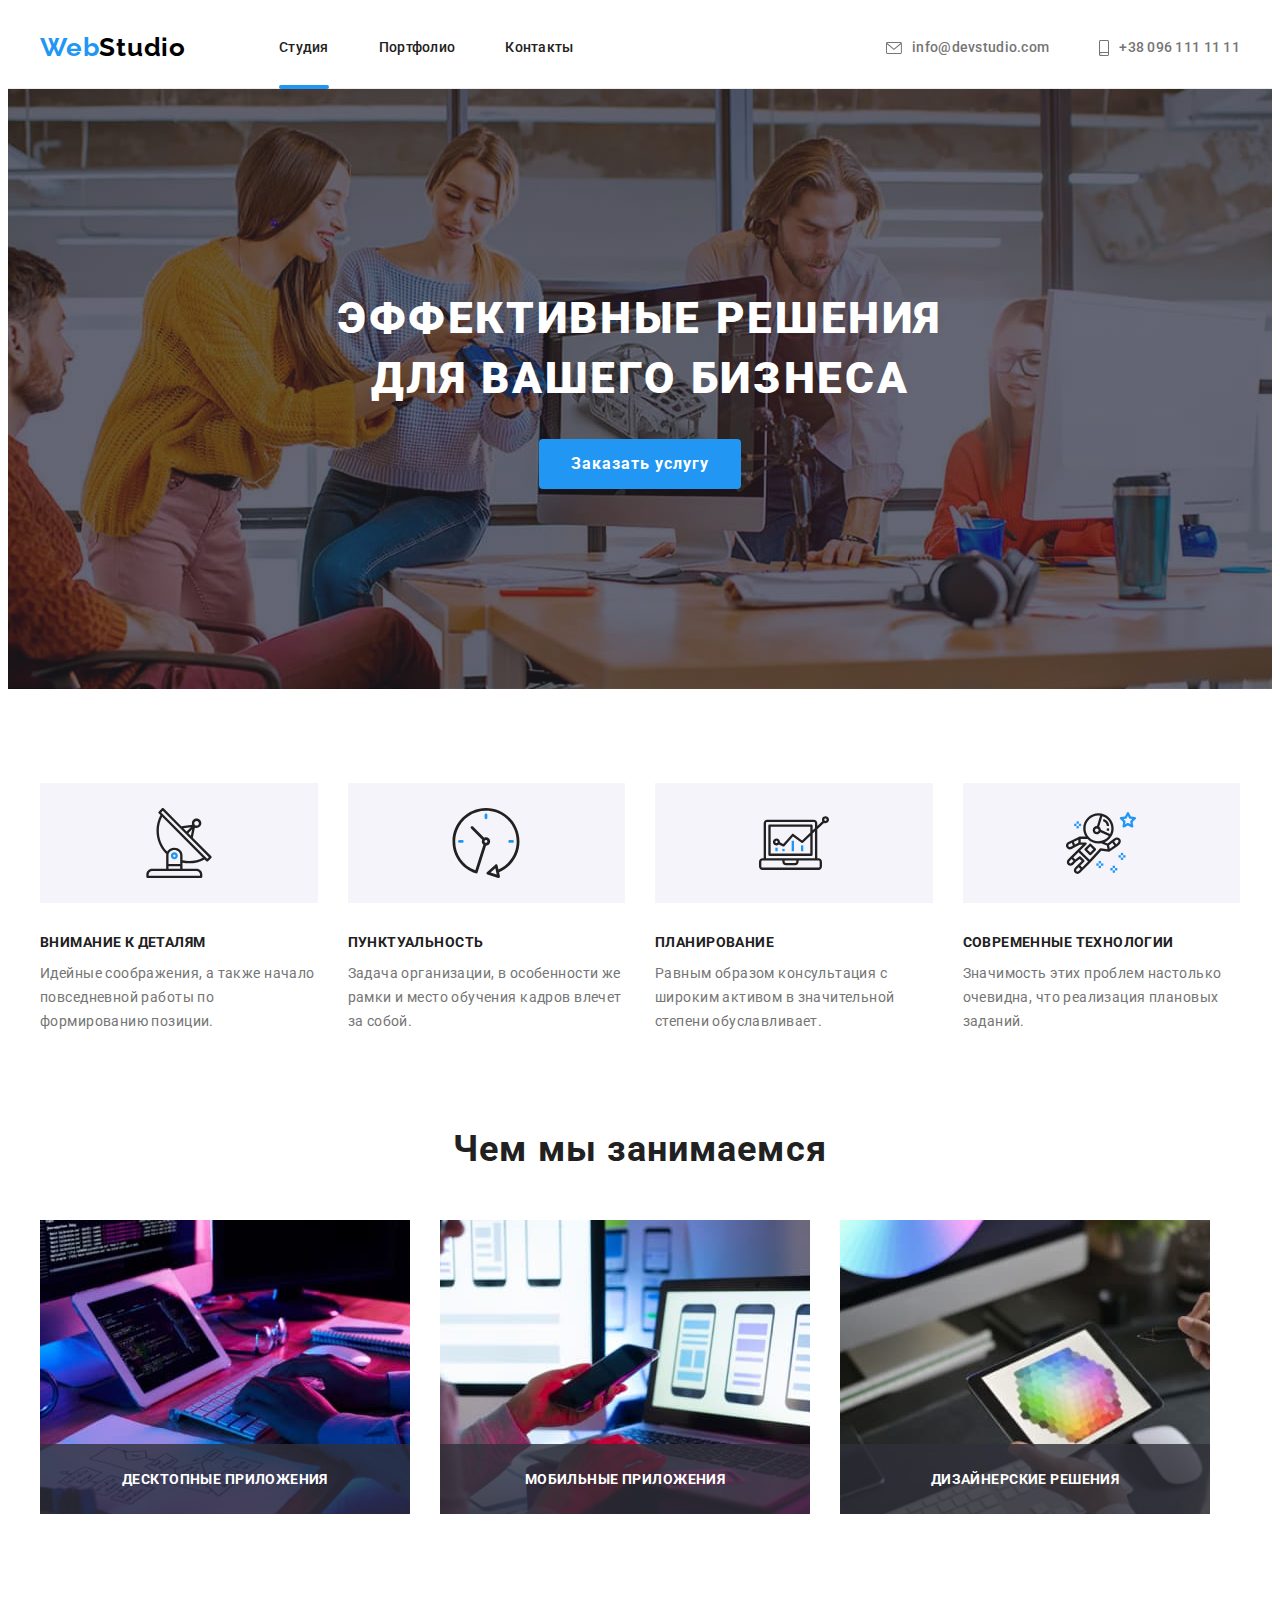
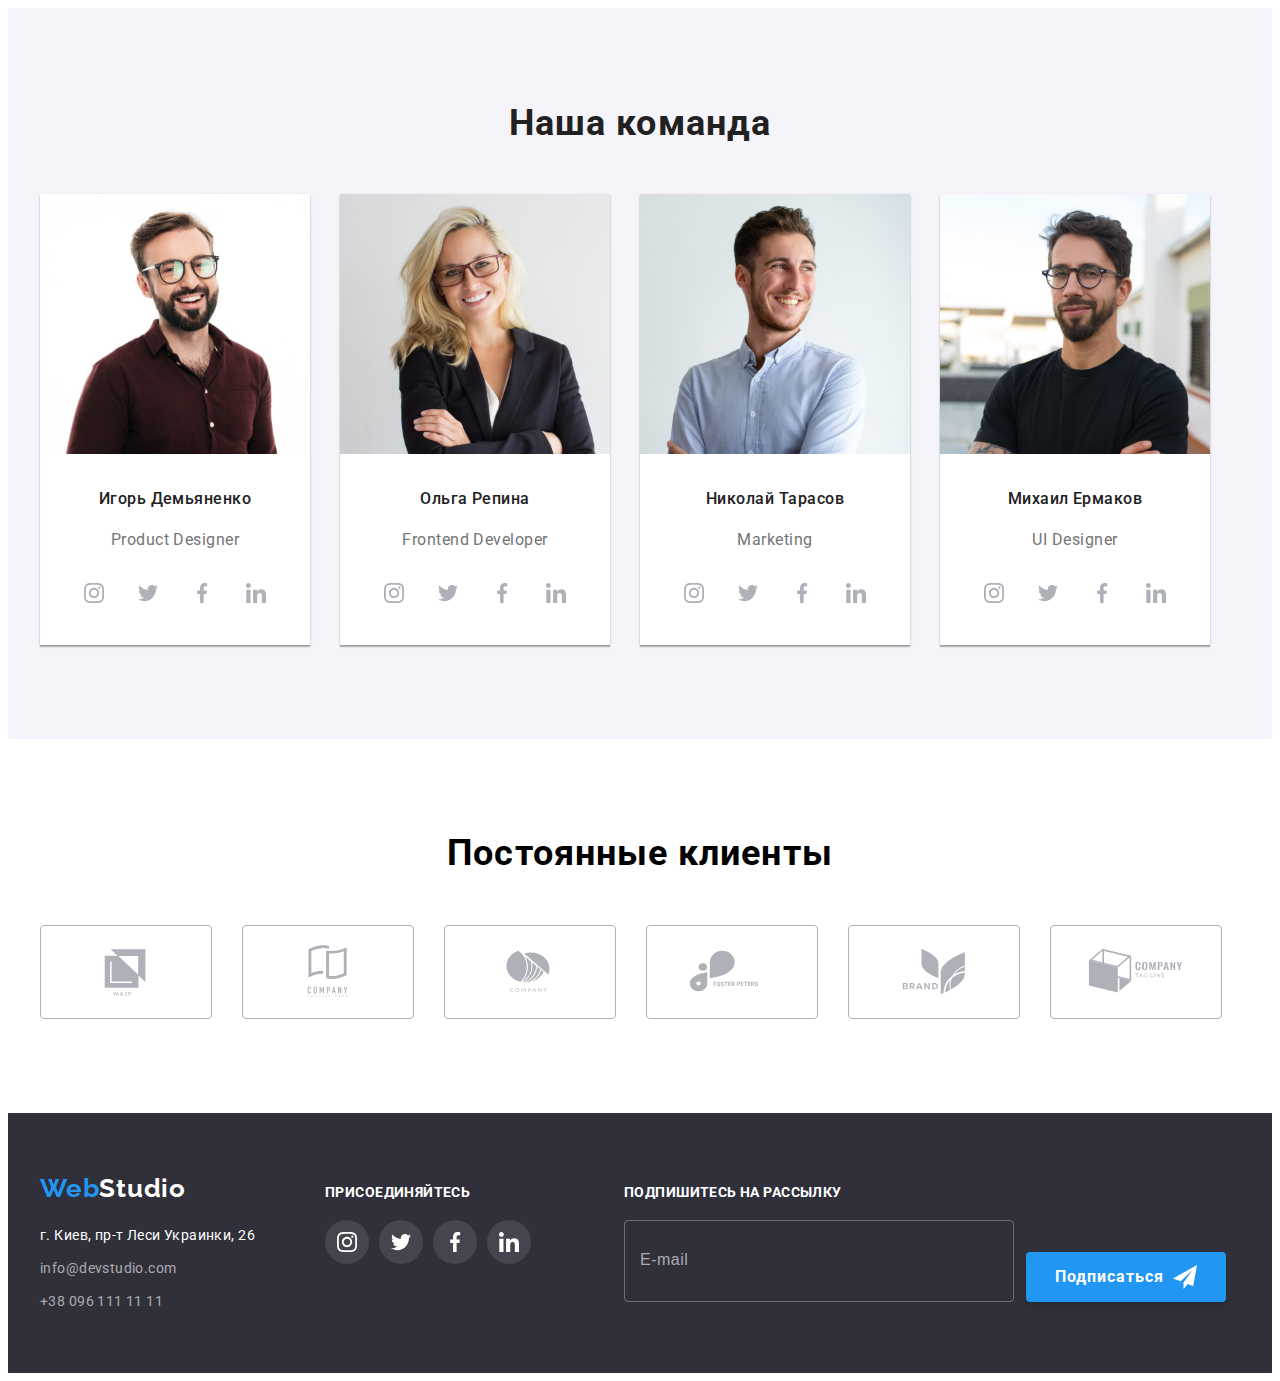
<file: index.html>
<!DOCTYPE html>
<html lang="ru">
<head>
    <meta charset="UTF-8">
    <meta http-equiv="X-UA-Compatible" content="IE=edge">
    <meta name="viewport" content="width=device-width, initial-scale=1.0">
    <title>Document</title>
    <link rel="preconnect" href="https://fonts.googleapis.com">
    <link rel="preconnect" href="https://fonts.gstatic.com" crossorigin>
    <link href="https://fonts.googleapis.com/css2?family=Raleway:wght@700&family=Roboto:wght@400;500;700;900&display=swap"
        rel="stylesheet">
    <link rel="stylesheet" href="https://cdnjs.cloudflare.com/ajax/libs/modern-normalize/1.1.0/modern-normalize.min.css"
        integrity="sha512-wpPYUAdjBVSE4KJnH1VR1HeZfpl1ub8YT/NKx4PuQ5NmX2tKuGu6U/JRp5y+Y8XG2tV+wKQpNHVUX03MfMFn9Q=="
        crossorigin="anonymous" referrerpolicy="no-referrer" />
    <link rel="stylesheet" href="./css/styles.css">

</head>
<body>
    <!-- Шапка-->
    <header class="header">
        <div class="container nav-container">
            <a href="./index.html" class="logo-header link"><span class="logo-web">Web</span><span
                    class="logo-studio">Studio</span></a>
            <!--Навигация-->
            <nav class="navigation">
                <ul class="header-list list">
                    <li class="header-item item"><a href="./index.html" class="header-link link navi-interactiv-line">Студия</a></li>
                    <li class="header-item item"><a href="./portfolio.html" class="header-link link">Портфолио</a></li>
                    <li class="header-item item"><a href="" class="header-link link">Контакты</a></li>
                </ul>
            </nav>
            <!--Контакты-->
            <ul class="header-contact-list list">
                <li class="contact-item item"> <a href="mailto:info@devstudio.com"
                        class="header-mail link"><svg class="heder-mail-svg" width="16" height="12">
                            <use href="./images/icons.svg#icon-envelope"></use>
                        </svg>info@devstudio.com</a></li>
                <li class="contact-item item">
                    
                    <a href="tel:+380961111111" class="header-tell link"><svg class="heder-tel-svg" width="10" height="16">
                        <use href="./images/icons.svg#icon-smartphone"></use>
                    </svg>+38 096 111 11 11</a>
                </li>
            </ul>
        </div>
    </header>

    <main>

        <!--Герой-->
        <section class="hero">
            <div class="container herro-container">
                <h1 class="hero-title">Эффективные решения для вашего бизнеса</h1>
                <button type="button" data-modal-open class="btn-hero">Заказать услугу</button>
            </div>
        </section>

        <!--Особенности-->
        <section class="peculiarities">
            <div class="container">
        <h2 class="peculiarites-title title fulse-title">Особенности</h2>
        <ul class="peculiarites-list list"> 
            <li class="peculiarity-item item">
                <div class="container-peculiarites-svg">
                <svg class="peculiarities-svg" width="70" height="70">
                    <use href="./images/icons.svg#icon-antenna"></use>
                </svg>
                </div>
                <h3 class="peculiarity-title">Внимание к деталям</h3>
                <p class="peculiarity-text">Идейные соображения, а также начало повседневной работы по формированию позиции.</p>
            </li>
            <li class="peculiarity-item item">
                <div class="container-peculiarites-svg">
                <svg class="peculiarities-svg" width="70" height="70">
                    <use href="./images/icons.svg#icon-clock" ></use>
                </svg>
                </div>
                <h3 class="peculiarity-title">Пунктуальность</h3>
                <p class="peculiarity-text">Задача организации, в особенности же рамки и место обучения кадров влечет за собой.</p>
            </li>
            <li class="peculiarity-item item">
                <div class="container-peculiarites-svg">
                <svg class="peculiarities-svg" width="70" height="70">
                    <use href="./images/icons.svg#icon-diagram" ></use>
                </svg>
                </div>
                <h3 class="peculiarity-title">Планирование</h3>
                <p class="peculiarity-text">Равным образом консультация с широким активом в значительной степени обуславливает.</p>
            </li>
            <li class="peculiarity-item item">
                <div class="container-peculiarites-svg">
                <svg class="peculiarities-svg" width="70" height="70">
                    <use href="./images/icons.svg#icon-astronaut"></use>
                </svg>
                </div>
                <h3 class="peculiarity-title">Современные технологии</h3>
                <p class="peculiarity-text">Значимость этих проблем настолько очевидна, что реализация плановых заданий.</p>
            </li>  
        </ul>
            </div>
        </section >

        <!--Чем занимается компания, + картинки -->
        <section class="about">
            <div class="container">
        <h2 class="about-title title about-team-title">Чем мы занимаемся</h2>
        <ul class="about-list list">
            <li class="about-item item">
            <div class="about-tumb">
                <img src="./images/box-1.jpg" alt="Разработка десктопных приложений" width="370" class="about-img"> 
                <div class="about-text-container">
                    <span class="about-text">Десктопные приложения</span>
                    </div>
                </div>
            </li>
            <li class="about-item item">
            <div class="about-tumb">
                <img src="./images/box-2.jpg" alt="Разработка мобильных приложений" width="370" class="about-img"> 
                <div class="about-text-container">
                    <span class="about-text">Мобильные приложения</span>
                    </div>
                </div>
            </li>
            <li class="about-item item">
            <div class="about-tumb">
                <img src="./images/box-3.jpg" alt="Работа с дизайном" width="370" class="about-img"> 
                <div class="about-text-container">
                    <span class="about-text">Дизайнерские решения</span>
                </div>
            </div>
            </li>
        </ul>
        </div>
        </section>

        <section class="team">
            <div class="container">
            <h2 class="team-title about-team-title">Наша команда</h2>
            <ul class="team-list list">
                <li class="item-teammate item">
                    <img src="./images/product-designerr.jpg" alt="Сотрудник Игорь" width="270" class="teammate-photo">
                <div class="card-team-container">
                    <h3 class="teammate-name">Игорь Демьяненко</h3>
                    <p class="teammate-profession">Product Designer</p>
                    <ul class="team-socials-list list">
                        <li class="team-socials-item">
                            <a href="" class="team-socials-link">
                                <svg class="team-socials-icon" width="20" height="20">
                                    <use href="./images/icons.svg#icon-instagram"></use>
                                </svg>
                            </a>
                        </li>
                        <li class="team-socials-item">
                            <a href="" class="team-socials-link">
                                <svg class="team-socials-icon" width="20" height="20">
                                    <use href="./images/icons.svg#icon-twiter"></use>
                                </svg></a>
                        </li>
                        <li class="team-socials-item">
                            <a href="" class="team-socials-link">
                                <svg class="team-socials-icon" width="20" height="20">
                                    <use href="./images/icons.svg#icon-facebook"></use>
                                </svg></a>
                        </li>
                        <li class="team-socials-item">
                            <a href="" class="team-socials-link">
                                <svg class="team-socials-icon" width="20" height="20">
                                    <use href="./images/icons.svg#icon-linkedin"></use>
                                </svg>
                            </a>
                        </li>
                    </ul>
                </div>
                </li>
                <li class="item-teammate item">
                    <img src="./images/frontend-developerr.jpg" alt="Сотрудник Ольга" width="270" class="teammate-photo">
                <div class="card-team-container">
                    <h3 class="teammate-name">Ольга Репина</h3>
                    <p class="teammate-profession">Frontend Developer</p>
                    <ul class="team-socials-list list">
                        <li class="team-socials-item">
                            <a href="" class="team-socials-link">
                                <svg class="team-socials-icon" width="20" height="20">
                                    <use href="./images/icons.svg#icon-instagram"></use>
                                </svg>
                            </a>
                        </li>
                        <li class="team-socials-item">
                            <a href="" class="team-socials-link">
                                <svg class="team-socials-icon" width="20" height="20">
                                    <use href="./images/icons.svg#icon-twiter"></use>
                                </svg></a>
                        </li>
                        <li class="team-socials-item">
                            <a href="" class="team-socials-link">
                                <svg class="team-socials-icon" width="20" height="20">
                                    <use href="./images/icons.svg#icon-facebook"></use>
                                </svg></a>
                        </li>
                        <li class="team-socials-item">
                            <a href="" class="team-socials-link">
                                <svg class="team-socials-icon" width="20" height="20">
                                    <use href="./images/icons.svg#icon-linkedin"></use>
                                </svg>
                            </a>
                        </li>
                    </ul>
                </div>
                </li>
                <li class="item-teammate item">
                    <img src="./images/marketingg.jpg" alt="Сотрудник Николай" width="270" class="teammate-photo">
                <div class="card-team-container">
                    <h3 class="teammate-name">Николай Тарасов</h3>
                    <p class="teammate-profession">Marketing</p>
                        <ul class="team-socials-list list">
                            <li class="team-socials-item">
                                <a href="" class="team-socials-link">
                                    <svg class="team-socials-icon" width="20" height="20">
                                        <use href="./images/icons.svg#icon-instagram"></use>
                                    </svg>
                                </a>
                            </li>
                            <li class="team-socials-item">
                                <a href="" class="team-socials-link">
                                    <svg class="team-socials-icon" width="20" height="20">
                                        <use href="./images/icons.svg#icon-twiter"></use>
                                    </svg></a>
                            </li>
                            <li class="team-socials-item">
                                <a href="" class="team-socials-link">
                                    <svg class="team-socials-icon" width="20" height="20">
                                        <use href="./images/icons.svg#icon-facebook"></use>
                                    </svg></a>
                            </li>
                            <li class="team-socials-item">
                                <a href="" class="team-socials-link">
                                    <svg class="team-socials-icon" width="20" height="20">
                                        <use href="./images/icons.svg#icon-linkedin"></use></svg>
                                </a>
                            </li>
                        </ul>
                </div>
                </li>
                <li class="item-teammate item">
                    <img src="./images/ui-designerr.jpg" alt="Сотрудник Михаил" width="270" class="teammate-photo">
                <div class="card-team-container">
                    <h3 class="teammate-name">Михаил Ермаков</h3>
                    <p class="teammate-profession">UI Designer</p>  
                        <ul class="team-socials-list list">
                            <li class="team-socials-item">
                                <a href="" class="team-socials-link">
                                    <svg class="team-socials-icon" width="20" height="20">
                                        <use href="./images/icons.svg#icon-instagram"></use>
                                    </svg>
                                </a>
                            </li>
                            <li class="team-socials-item">
                                <a href="" class="team-socials-link">
                                    <svg class="team-socials-icon" width="20" height="20">
                                        <use href="./images/icons.svg#icon-twiter"></use>
                                    </svg></a>
                            </li>
                            <li class="team-socials-item">
                                <a href="" class="team-socials-link">
                                    <svg class="team-socials-icon" width="20" height="20">
                                        <use href="./images/icons.svg#icon-facebook"></use>
                                    </svg></a>
                            </li>
                            <li class="team-socials-item">
                                <a href="" class="team-socials-link">
                                    <svg class="team-socials-icon" width="20" height="20">
                                        <use href="./images/icons.svg#icon-linkedin"></use>
                                    </svg>
                                </a>
                            </li>
                        </ul>
                </div>
                </li> 
            </ul>
            </div>
        </section>
        <section class="clients">
            <div class="container">
            <h2 class="clients-title">Постоянные клиенты</h2>
            <ul class="list clients-list">
                <li class="list clients-item">
                    <a href="" class="clients-link link">
                        <svg class="clients-icon" width="106" height="60">
                            <use href="images/icons.svg#icon-client-1-yaandco"></use>
                        </svg>
                    </a>
                </li>
                <li class="list clients-item">
                    <a href="" class="clients-link link">
                        <svg class="clients-icon" width="106" height="60">
                            <use href="images/icons.svg#icon-client-2-tigeline"></use>
                        </svg>
                    </a>
                </li>
                <li class="list clients-item">
                    <a href="" class="clients-link link">
                        <svg class="clients-icon" width="106" height="60">
                            <use href="images/icons.svg#icon-client-3-company"></use>
                        </svg>
                    </a>
                </li>
                <li class="list clients-item">
                    <a href="" class="clients-link link">
                        <svg class="clients-icon" width="106" height="60">
                            <use href="images/icons.svg#icon-client-4-foster"></use>
                        </svg>
                    </a>
                </li>
                <li class="list clients-item">
                    <a href="" class="clients-link link">
                        <svg class="clients-icon" width="106" height="60">
                            <use href="images/icons.svg#icon-client-5-brand"></use>
                        </svg>
                    </a>
                </li>
                <li class="list clients-item">
                    <a href="" class="clients-link link">
                        <svg class="clients-icon" width="106" height="60">
                            <use href="images/icons.svg#icon-client-6-line"></use>
                        </svg>
                    </a>
                </li>
            </ul>
            </div>
        </section>
    </main>

    <footer class="footer">
        <div class="container container-flex">
            <div class="container-link-footer">
            <a href="./index.html" class="logo-footer link"><span class="logo-web">Web</span><span
                    class="logo-studio-footer">Studio</span></a>
            <address class="address">г. Киев, пр-т Леси Украинки, 26</address>
            <ul class="footer-list list">
                <li class="footer-item item"><a href="mailto:info@devstudio.com"
                        class="footer-mail link">info@devstudio.com</a></li>
                <li class="footer-item item"><a href="tel:+380961111111" class="footer-tell link
                    ">+38 096 111 11 11</a></li>
            </ul>
            </div>
            <div class="container-social-footer">
                <h2 class="footer-social-title">присоединяйтесь</h2>
                    <ul class="list footer-social-list">
                        <li class="item footer-social-item">
                            <a href="" class="link link-social-footer">
                                <svg class="footer-social-icon" width="20" height="20">
                                    <use href="./images/icons.svg#icon-instagram"></use>
                                </svg>
                            </a>
                        </li>
                        <li class="item footer-social-item">
                            <a href="" class="link link-social-footer">
                                <svg class="footer-social-icon" width="20" height="20">
                                    <use href="./images/icons.svg#icon-twiter"></use>
                                </svg>
                            </a>
                        </li>
                        <li class="item footer-social-item">
                            <a href="" class="link link-social-footer">
                                <svg class="footer-social-icon" width="20" height="20">
                                    <use href="./images/icons.svg#icon-facebook"></use>
                                </svg>
                            </a>
                        </li>
                        <li class="item footer-social-item">
                            <a href="" class="link link-social-footer">
                                <svg class="footer-social-icon" width="20" height="20">
                                    <use href="./images/icons.svg#icon-linkedin"></use>
                                </svg>
                            </a>
                        </li>
                    </ul>
            </div>
            <div class="footer-form-container">
                <!-- <p class="footer-form-text">Подпишитесь на рассылку</p> -->
                <form class="footer-form">

                    <div class="footer-form-line">
                        <label for="mail-footer" class="footer-label">Подпишитесь на рассылку</label>
                        <input type="email" id="mail-footer" class="footer-input" placeholder="E-mail" name="user-mail" required>
                    </div>

                    <button type="submit" class="btn-footer-submit"> 
                    <div class="btn-footer-content">
                        Подписаться
                        <svg class="btn-footer-icon" width="24" height="24">
                            <use href="./images/icons.svg#icon-telegram"></use>
                        </svg>
                    </div>
                    </button>
                </form>

            </div>
        </div>
    </footer>

    <div data-modal class="backdrop is-hidden">
        <div class="modal">
            <button type="button" data-modal-close class="btn-modal-closs">
                <svg class="icon-close-svg" width="11" height="11">
                    <use href="images/icons.svg#icoicon-closse" class="icon-close"></use>
                </svg>
            </button>

            <form class="modal-form">
                <p class="modal-title">Оставьте свои данные, мы вам перезвоним</p>

                <label for="name" class="modal-label">Имя</label>
                <div class="inputs-box">
                <input type="text" id="name" class="modal-input" name="user-name" required>
                <svg class="form-svg-icon" width="18" height="18">
                    <use href="./images/icons.svg#icon-person-icon" ></use>
                </svg>
                </div>

                
                <label for="tel" class="modal-label">Телефон</label>
                <div class="inputs-box">
                <input type="tel" id="tel" class="modal-input" name="user-tel" required>
                <svg class="form-svg-icon" width="18" height="18">
                    <use href="./images/icons.svg#icon-phone-icon" ></use>
                </svg>
                </div>

                
                <label for="mail" class="modal-label">Почта</label>
                <div class="inputs-box">
                <input type="email" id="mail" class="modal-input" name="user-mail" required>
                <svg class="form-svg-icon" width="18" height="18">
                    <use href="./images/icons.svg#icon-email-icon" ></use>
                </svg>
                </div>

                <label for="coments" class="modal-label" >Коментарии</label>
                <textarea name="coments" id="coments" class="modal-coments" placeholder="Введите текст"></textarea>

                <div class="terms-cont">
                    <label for="terms-us" class="modal-label-terms">
                        <input type="checkbox" id="terms-us" class="modal-input-terms fulse-title" name="user-terms" value="agree" required>
                        <span class="modal-icon-checbox">
                            <svg class="icon-check" width="16" height="15">
                                <use href="./images/icons.svg#icon-check" ></use>
                            </svg>
                            </span>
                        Соглашаюсь с рассылкой и принимаю<a href="" target="_blank" class="terms-user-link">Условия договора</a>
                    </label>
                </div>

                <button type="submit" class="btn-submit-modal">Отправить</button>

            </form>
        </div>
    </div>
    <script src="./js/modal.js"></script>
</body>
</html>
</file>
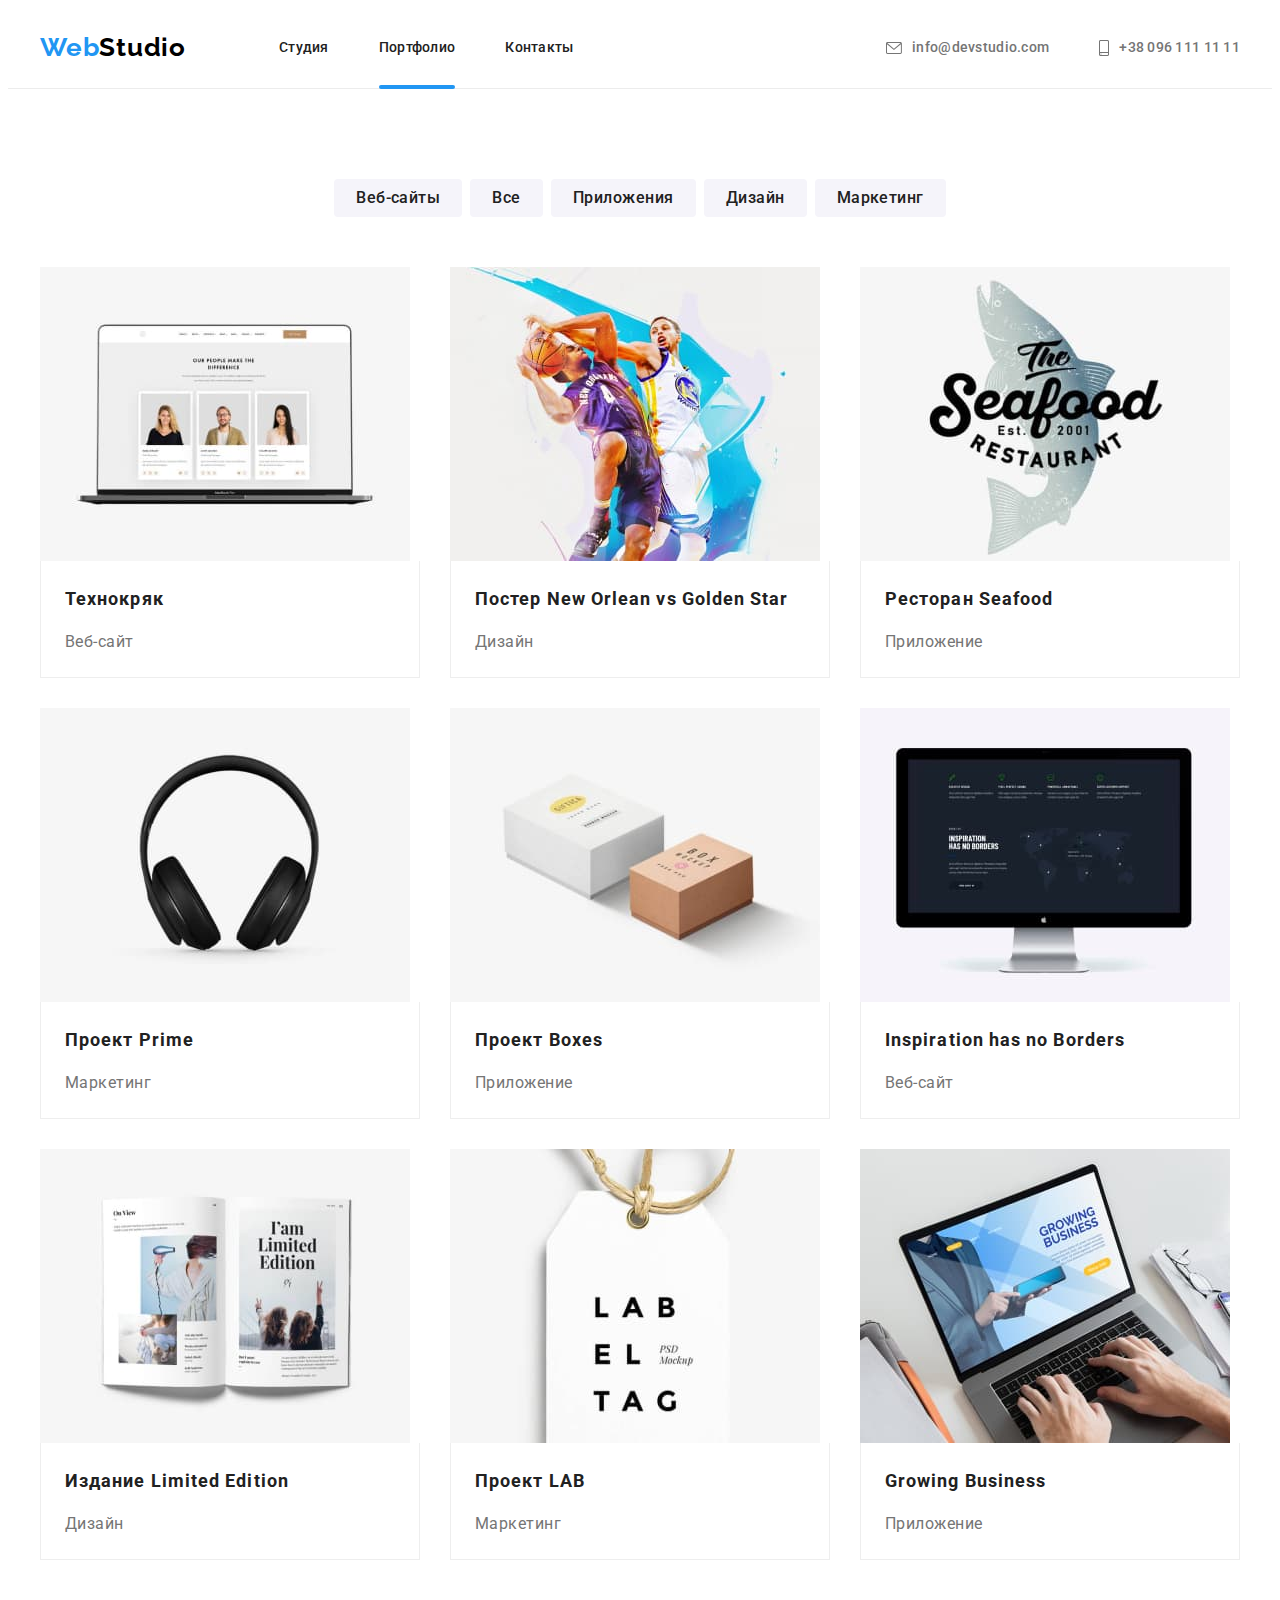
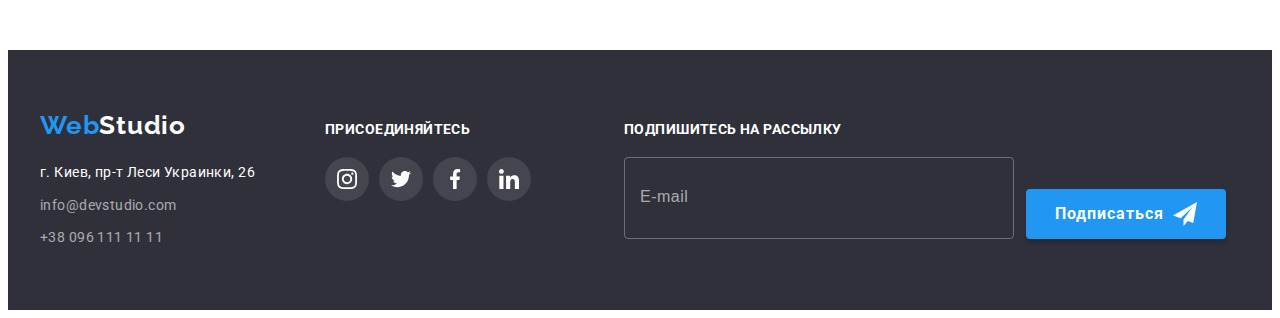
<file: portfolio.html>
<!DOCTYPE html>
<html lang="ru">

<head>
    <meta charset="UTF-8">
    <meta http-equiv="X-UA-Compatible" content="IE=edge">
    <meta name="viewport" content="width=device-width, initial-scale=1.0">
    <title>Document</title>
    <link rel="preconnect" href="https://fonts.googleapis.com">
    <link rel="preconnect" href="https://fonts.gstatic.com" crossorigin>
    <link href="https://fonts.googleapis.com/css2?family=Raleway:wght@700&family=Roboto:wght@400;500;700;900&display=swap"
        rel="stylesheet">
    <link rel="stylesheet" href="https://cdnjs.cloudflare.com/ajax/libs/modern-normalize/1.1.0/modern-normalize.min.css"
        integrity="sha512-wpPYUAdjBVSE4KJnH1VR1HeZfpl1ub8YT/NKx4PuQ5NmX2tKuGu6U/JRp5y+Y8XG2tV+wKQpNHVUX03MfMFn9Q=="
        crossorigin="anonymous" referrerpolicy="no-referrer" />   
    <link rel="stylesheet" href="./css/styles.css">
</head>

<body>
    <!-- Шапка-->
    <header class="header">
        <div class="container nav-container">
            <a href="./index.html" class="logo-header link"><span class="logo-web">Web</span><span
                    class="logo-studio">Studio</span></a>
            <!--Навигация-->
            <nav class="navigation">
                <ul class="header-list list">
                    <li class="header-item item"><a href="./index.html" class="header-link link">Студия</a></li>
                    <li class="header-item item"><a href="./portfolio.html" class="header-link link navi-interactiv-line">Портфолио</a></li>
                    <li class="header-item item"><a href="" class="header-link link">Контакты</a></li>
                </ul>
            </nav>
            <!--Контакты-->
            <ul class="header-contact-list list">
                <li class="contact-item item"> <a href="mailto:info@devstudio.com" class="header-mail link"><svg
                            class="heder-mail-svg" width="16" height="12">
                            <use href="./images/icons.svg#icon-envelope"></use>
                        </svg>info@devstudio.com</a></li>
                <li class="contact-item item">
    
                    <a href="tel:+380961111111" class="header-tell link"><svg class="heder-tel-svg" width="10" height="16">
                            <use href="./images/icons.svg#icon-smartphone"></use>
                        </svg>+38 096 111 11 11</a>
                </li>
            </ul>
        </div>
    </header>


<main>
    <section class="portfolio">
        <div class="container">
        <h1 class="portfolio-title title fulse-title">Портфолио</h1>
        <ul class="filtr-btn-list filter list">
            <li class="filtr-btn-item item"><button type="button" data-filter="web-site" class="btn-filtr button-type-web-site">Веб-сайты</button></li>
            <li class="filtr-btn-item item"><button type="button" data-filter="all" class="btn-filtr button-type-all">Все</button></li>
            <li class="filtr-btn-item item"><button type="button" data-filter="apps" class="btn-filtr button-type-apps">Приложения</button></li>
            <li class="filtr-btn-item item"><button type="button" data-filter="dizain" class="btn-filtr button-type-disain">Дизайн</button></li>
            <li class="filtr-btn-item item"><button type="button" data-filter="marc" class="btn-filtr button-type-marc">Маркетинг</button></li>
        </ul>

        <ul class="gallery-list list">
            <li class="gallery-item web-site">
                <a href="" class="galery-link link">
                <div class="galery-tumb">
                    <div class="galery-overlay">
                        <p class="galery-tumb-text">Технокряк это современная площадка распространения коронавируса. Компании используют эту платформу для цифрового
                    шпионажа и атак на защищённые сервера конкурентов.</p>
                    </div>
                    <img src="./images/technocr.jpg" alt="Лептот с открытым на нем сайтом" width="370" height="294" class="gallery-img">
                </div>
                    <div class="gallery-text-container">
                    <h2 class="gallery-title">Технокряк</h2>
                    <p class="gallery-text">Веб-сайт</p>
                    </div>
                </a>
            </li>
            <li class="gallery-item dizain">
                <a href="" class="galery-link link">
                    <div class="galery-tumb">
                        <div class="galery-overlay">
                            <p class="galery-tumb-text">Lorem ipsum, dolor sit amet consectetur adipisicing elit. Ipsa expedita excepturi, enim distinctio delectus, dolor nulla esse ullam architecto laudantium consectetur tempore, similique quasi incidunt?</p>
                        </div>
                    <img src="./images/neworlean.jpg" alt="Постер с двумя баскетболистами" width="370" class="gallery-img">
                    </div>
                    <div class="gallery-text-container">
                    <h2 class="gallery-title">Постер New Orlean vs Golden Star</h2>
                    <p class="gallery-text">Дизайн</p>
                    </div>
                </a>
            </li>
            <li class="gallery-item apps">
                <a href="" class="galery-link link">
                    <div class="galery-tumb">
                        <div class="galery-overlay">
                            <p class="galery-tumb-text">Lorem ipsum, dolor sit amet consectetur adipisicing elit. Ipsa expedita excepturi, enim distinctio delectus, dolor nulla esse ullam architecto laudantium consectetur tempore, similique quasi incidunt?</p>
                        </div>
                    <img src="./images/seafood.jpg" alt="Эмблемма ресторана сеафуд" width="370" class="gallery-img">
                    </div>
                    <div class="gallery-text-container">
                    <h2 class="gallery-title">Ресторан Seafood</h2>
                    <p class="gallery-text">Приложение</p>
                    </div>
                </a>
            </li>
            <li class="gallery-item marc">
                <a href="" class="galery-link link">
                    <div class="galery-tumb">
                        <div class="galery-overlay">
                            <p class="galery-tumb-text">Lorem ipsum, dolor sit amet consectetur adipisicing elit. Ipsa expedita excepturi, enim distinctio delectus, dolor nulla esse ullam architecto laudantium consectetur tempore, similique quasi incidunt?</p>
                        </div>
                    <img src="./images/prime.jpg" alt="Наушники" width="370" class="gallery-img">
                    </div>
                    <div class="gallery-text-container">
                    <h2 class="gallery-title">Проект Prime</h2>
                    <p class="gallery-text">Маркетинг</p>
                    </div>
                </a>
            </li>
            <li class="gallery-item apps">
                <a href="" class="galery-link link">
                    <div class="galery-tumb">
                        <div class="galery-overlay">
                            <p class="galery-tumb-text">Lorem ipsum, dolor sit amet consectetur adipisicing elit. Ipsa expedita excepturi, enim distinctio delectus, dolor nulla esse ullam architecto laudantium consectetur tempore, similique quasi incidunt?</p>
                        </div>
                    <img src="./images/boxes.jpg" alt="Две коробочки" width="370" class="gallery-img">
                    </div>
                    <div class="gallery-text-container">
                    <h2 class="gallery-title">Проект Boxes</h2>
                    <p class="gallery-text">Приложение</p>
                    </div>
                </a>
            </li>
            <li class="gallery-item web-site">
                <a href="" class="galery-link link">
                    <div class="galery-tumb">
                        <div class="galery-overlay">
                            <p class="galery-tumb-text">Lorem ipsum, dolor sit amet consectetur adipisicing elit. Ipsa expedita excepturi, enim distinctio delectus, dolor nulla esse ullam architecto laudantium consectetur tempore, similique quasi incidunt?</p>
                        </div>
                    <img src="./images/winspirations.jpg" alt="Монитор" width="370" class="gallery-img">
                    </div>
                    <div class="gallery-text-container">
                    <h2 class="gallery-title">Inspiration has no Borders</h2>
                    <p class="gallery-text">Веб-сайт</p>
                    </div>
                </a>
            </li>
            <li class="gallery-item dizain">
                <a href="" class="galery-link link">
                    <div class="galery-tumb">
                        <div class="galery-overlay">
                            <p class="galery-tumb-text">Lorem ipsum, dolor sit amet consectetur adipisicing elit. Ipsa expedita excepturi, enim distinctio delectus, dolor nulla esse ullam architecto laudantium consectetur tempore, similique quasi incidunt?</p>
                        </div>
                    <img src="./images/parmle.jpg" alt="Роскрытый журнал" width="370" class="gallery-img">
                    </div>
                    <div class="gallery-text-container">
                    <h2 class="gallery-title">Издание Limited Edition</h2>
                    <p class="gallery-text">Дизайн</p>
                    </div>
                </a>
            </li>
            <li class="gallery-item marc">
                <a href="" class="galery-link link">
                    <div class="galery-tumb">
                        <div class="galery-overlay">
                            <p class="galery-tumb-text">Lorem ipsum, dolor sit amet consectetur adipisicing elit. Ipsa expedita excepturi, enim distinctio delectus, dolor nulla esse ullam architecto laudantium consectetur tempore, similique quasi incidunt?</p>
                        </div>
                    <img src="./images/labeltago.jpg" alt="Этикетка ЛАБ" width="370" class="gallery-img">
                    </div>
                    <div class="gallery-text-container">
                    <h2 class="gallery-title">Проект LAB</h2>
                    <p class="gallery-text">Маркетинг</p>
                    </div>
                </a>
            </li>
            <li class="gallery-item apps">
                <a href="" class="galery-link link">
                    <div class="galery-tumb">
                        <div class="galery-overlay">
                            <p class="galery-tumb-text">Lorem ipsum, dolor sit amet consectetur adipisicing elit. Ipsa expedita excepturi, enim distinctio delectus, dolor nulla esse ullam architecto laudantium consectetur tempore, similique quasi incidunt?</p>
                        </div>
                    <img src="./images/growbusnes.jpg" alt="Работа за лептопом" width="370" class="gallery-img">
                    </div>
                    <div class="gallery-text-container">
                    <h2 class="gallery-title">Growing Business</h2>
                    <p class="gallery-text">Приложение</p>
                    </div>
                </a>
                
            </li>
        </ul>
<!-- ------------------------------------------------------------------------- -->

        </div>
    </section>
</main>

    <footer class="footer">
        <div class="container container-flex">
            <div class="container-link-footer">
                <a href="./index.html" class="logo-footer link"><span class="logo-web">Web</span><span
                        class="logo-studio-footer">Studio</span></a>
                <address class="address">г. Киев, пр-т Леси Украинки, 26</address>
                <ul class="footer-list list">
                    <li class="footer-item item"><a href="mailto:info@devstudio.com"
                            class="footer-mail link">info@devstudio.com</a></li>
                    <li class="footer-item item"><a href="tel:+380961111111" class="footer-tell link
                        ">+38 096 111 11 11</a></li>
                </ul>
            </div>
            <div class="container-social-footer">
                <h2 class="footer-social-title">присоединяйтесь</h2>
                <ul class="list footer-social-list">
                    <li class="item footer-social-item">
                        <a href="" class="link link-social-footer">
                            <svg class="footer-social-icon" width="20" height="20">
                                <use href="./images/icons.svg#icon-instagram"></use>
                            </svg>
                        </a>
                    </li>
                    <li class="item footer-social-item">
                        <a href="" class="link link-social-footer">
                            <svg class="footer-social-icon" width="20" height="20">
                                <use href="./images/icons.svg#icon-twiter"></use>
                            </svg>
                        </a>
                    </li>
                    <li class="item footer-social-item">
                        <a href="" class="link link-social-footer">
                            <svg class="footer-social-icon" width="20" height="20">
                                <use href="./images/icons.svg#icon-facebook"></use>
                            </svg>
                        </a>
                    </li>
                    <li class="item footer-social-item">
                        <a href="" class="link link-social-footer">
                            <svg class="footer-social-icon" width="20" height="20">
                                <use href="./images/icons.svg#icon-linkedin"></use>
                            </svg>
                        </a>
                    </li>
                </ul>
            </div>
            <div class="footer-form-container">
                <!-- <p class="footer-form-text">Подпишитесь на рассылку</p> -->
                <form class="footer-form">
    
                    <div class="footer-form-line">
                        <label for="mail-footer" class="footer-label">Подпишитесь на рассылку</label>
                        <input type="email" id="mail-footer" class="footer-input" placeholder="E-mail" name="user-mail"
                            required>
                    </div>
    
                    <button type="submit" class="btn-footer-submit">
                        <div class="btn-footer-content">
                            Подписаться
                            <svg class="btn-footer-icon" width="24" height="24">
                                <use href="./images/icons.svg#icon-telegram"></use>
                            </svg>
                        </div>
                    </button>
                </form>
    
            </div>
        </div>
    </footer>

    <script src="./js/filtr.js"></script>
</body>

</html>
</file>
<file: css/styles.css>
body {
    font-family: 'Roboto', sans-serif;

    background-color: var(--project-background);
}

/* переменные */
:root {
    --brand-color: #2196f3;
    --logo-web: #2196f3;
    --logo-studio: #000000;
    --text-black: #212121;
    --text-gray: #757575;
    --footer-tell-mail: #ffffff99;
    --text-white: #ffffff;
    --project-background: #ffffff;
    --hero-background: #2f303a;
    --hero-title: #ffffff;
    --logo-studio-footer: #ffffff;
    --background-footer: #2f303a;
    --header-bottom-line: #ececec;
    --btn-hover: #188ce8;
    --border-btn-radius: 4px;
    --border-portfolio-text-card: #eeeeee;
    --gradient-in-bacground-herro: rgba(47, 48, 58, 0.4), rgba(47, 48, 58, 0.4);
    --bacground-team-section: #f5f4fa;
    --shadow-team-card: 0px 1px 3px rgba(0, 0, 0, 0.12), 0px 1px 1px rgba(0, 0, 0, 0.14),
        0px 2px 1px rgba(0, 0, 0, 0.2);
    --team-social-link: #afb1b8;
    --team-social-background: #ffffff;
    --clients-color: #afb1b8;
    --clients-hover: #2196f3;
    --bacground-social-footer: #ffffff1a;
    --footer-social-icon: #ffffff;
    --footer-social-icon-hover: #ffffff;
    --bacground-social-hover: #2196f3;
    --portfolio-card-shadow-hower: 0px 1px 1px rgba(0, 0, 0, 0.12), 0px 4px 4px rgba(0, 0, 0, 0.06),
        1px 4px 6px rgba(0, 0, 0, 0.16);
    --portfolio-filtr-shadof: 0px 3px 1px rgba(0, 0, 0, 0.1), 0px 1px 2px rgba(0, 0, 0, 0.08),
        0px 2px 2px rgba(0, 0, 0, 0.12);
    --btn-filtr-bacground: #f5f4fa;
    --bacground-about-text: rgba(47, 48, 58, 0.8);
}

.link {
    text-decoration: none;
}

.list {
    list-style: none;
}

/* ------------------------CSS-RESET------------------- */
h1,
h2,
h3,
h4,
h5,
h6,
p {
    margin: 0;
}

ul {
    margin: 0;
    padding: 0;
}

img {
    display: block;
}

/* ---------------------------CONTAINER------------------- */
.container {
    width: 1200px;
    padding-left: 15px;
    padding-right: 15px;
    margin: 0px auto;
}

/* ----------------------------LOGO, HEADER--- */
.header {
    border-bottom: 1px solid var(--header-bottom-line);
}

.logo-header {
    display: block;
    padding-top: 24px;
    padding-bottom: 25px;
    margin-right: 93px;

    font-family: 'Raleway', sans-serif;
    font-weight: 700;
    font-size: 26px;
    line-height: 1.19;
    letter-spacing: 0.03em;
    text-decoration: none;
}

.logo-web {
    color: var(--logo-web);
}

.logo-studio {
    color: var(--logo-studio);
}

/* ----------------------------NAVIGATION */
.nav-container {
    display: flex;
    align-items: center;
}

.header-item + .header-item {
    margin-left: 50px;
}

.header-contact-list {
    margin-left: auto;
}

.contact-item + .contact-item {
    margin-left: 50px;
}

.header-list,
.header-contact-list {
    display: flex;

    font-weight: 500;
    font-size: 14px;
    line-height: 1.14;
    letter-spacing: 0.02em;
}

.header-link {
    position: relative;

    transition: color 250ms cubic-bezier(0.4, 0, 0.2, 1);

    display: block;
    padding-top: 32px;
    padding-bottom: 32px;

    color: var(--text-black);
}

.header-link:hover,
.header-link:focus {
    color: var(--brand-color);
}

.navi-interactiv-line::after {
    content: '';
    display: block;
    width: 100%;
    height: 4px;
    background-color: #2196f3;
    border-radius: 2px;

    position: absolute;
    bottom: -1px;
}

/* ----------------------------CONTACT */
.header-mail,
.header-tell {
    transition: color 250ms cubic-bezier(0.4, 0, 0.2, 1);

    display: flex;
    padding-top: 32px;
    padding-bottom: 32px;
    color: var(--text-gray);
    align-items: center;
}

.contact-item {
    display: flex;
    align-items: center;
}

.heder-mail-svg,
.heder-tel-svg {
    margin-right: 10px;
    fill: currentColor;
}

.header-mail:focus,
.header-mail:hover,
.header-tell:focus,
.header-tell:hover,
.footer-mail:hover,
.footer-mail:focus,
.footer-tell:hover,
.footer-tell:focus {
    color: var(--brand-color);
}

/* ----------------------------HERRO */

.hero {
    padding-top: 200px;
    padding-bottom: 200px;

    background-image: linear-gradient(var(--gradient-in-bacground-herro)),
        url(../images/background-phone-herro.jpg);
    background-size: 1600px;
    background-position: center;
    background-repeat: no-repeat;
}

.hero-title {
    font-weight: 900;
    font-size: 44px;
    line-height: 1.36;
    letter-spacing: 0.06em;
    text-align: center;
    text-transform: uppercase;

    color: var(--hero-title);

    margin: 0 270px 30px;
}

.btn-hero {
    transition: background-color 250ms cubic-bezier(0.4, 0, 0.2, 1);

    display: block;
    margin: 0 auto 0 auto;
    padding-top: 10px;
    padding-bottom: 10px;
    padding-right: 32px;
    padding-left: 32px;
    border: transparent;
    border-radius: var(--border-btn-radius);
    cursor: pointer;

    font-family: inherit;
    font-weight: 700;
    font-size: 16px;
    line-height: 1.87;
    letter-spacing: 0.06em;
    color: var(--project-background);
    background-color: var(--brand-color);
}

.btn-hero:hover,
.btn-hero:focus {
    background-color: var(--btn-hover);
}

/* ----------------------------PERECULIARITES */
.peculiarities {
    padding-top: 94px;
    padding-bottom: 47px;
}

.peculiarites-list {
    display: flex;
}

.peculiarity-item {
    width: calc(100% - 30px / 4);
    flex-wrap: wrap;
}

.peculiarity-item + .peculiarity-item {
    margin-left: 30px;
}

.container-peculiarites-svg {
    display: flex;
    align-items: center;
    justify-content: center;
    min-width: 270px;
    min-height: 120px;
    margin-bottom: 30px;
    background-color: #f5f4fa;
}

.peculiarity-title {
    margin-bottom: 10px;

    font-weight: 700;
    font-size: 14px;
    line-height: 1.4;
    text-transform: uppercase;
    letter-spacing: 0.03em;

    color: var(--text-black);
}

.peculiarity-text {
    font-size: 14px;
    line-height: 1.71;
    letter-spacing: 0.03em;

    color: var(--text-gray);
}

/* ----------------------------ABAUT US */
.about {
    padding-top: 47px;
    padding-bottom: 94px;
}

.about-list {
    display: flex;
}

.about-item + .about-item {
    margin-left: 30px;
}

.about-tumb {
    position: relative;
}

.about-text-container {
    position: absolute;
    bottom: 0;

    width: 100%;
    height: 70px;

    background-color: var(--bacground-about-text);
}

.about-text {
    position: absolute;
    top: 50%;
    left: 50%;
    transform: translate(-50%, -50%);

    width: 100%;

    font-weight: bold;
    font-size: 14px;
    line-height: 0.87;
    text-align: center;
    letter-spacing: 0.03em;
    text-transform: uppercase;

    color: #ffffff;
}

/* -----------------TEAM---------------- */

.about-team-title {
    margin-bottom: 50px;

    font-weight: 700;
    font-size: 36px;
    line-height: 1.17;
    text-align: center;
    letter-spacing: 0.03em;

    color: var(--text-black);
}

.team {
    padding-top: 94px;
    padding-bottom: 94px;
    background-color: var(--bacground-team-section);
}

.team-list {
    display: flex;
}

.item-teammate {
    box-shadow: var(--shadow-team-card);
    background-color: #ffffff;
}

.item-teammate + .item-teammate {
    margin-left: 30px;
}

.teammate-name {
    margin-bottom: 10px;

    font-family: Roboto;
    font-weight: 500;
    font-size: 16px;
    line-height: 1.9;
    letter-spacing: 0.03em;
    text-align: center;

    color: var(--text-black);
}

.teammate-profession {
    margin-bottom: 16px;

    font-size: 16px;
    line-height: 1.9;
    letter-spacing: 0.03em;
    text-align: center;

    color: var(--text-gray);
}

/* -----team social link ----------- */
.card-team-container {
    padding-top: 30px;
    padding-bottom: 30px;
}

.team-socials-list {
    display: flex;
    justify-content: center;
}

.team-socials-link {
    transition: background-color 250ms cubic-bezier(0.4, 0, 0.2, 1),
        color 250ms cubic-bezier(0.4, 0, 0.2, 1);

    width: 44px;
    height: 44px;
    background-color: var(--team-social-background);
    border-radius: 50%;
    display: flex;
    align-items: center;
    justify-content: center;
    color: var(--team-social-link);
}

.team-socials-icon {
    fill: currentColor;
}

.team-socials-link:hover,
.team-socials-link:focus {
    color: #ffffff;
    background-color: var(--brand-color);
}

.team-socials-item + .team-socials-item {
    margin-left: 10px;
}

/* ------------------CLIENTS--------------- */
.clients {
    padding-top: 94px;
    padding-bottom: 94px;
}

.clients-title {
    margin-bottom: 50px;
    text-align: center;

    font-weight: 700;
    font-size: 36px;
    line-height: 1.16;
    letter-spacing: 0.03em;
}

.clients-list {
    display: flex;
    flex-wrap: wrap;
}

.clients-item + .clients-item {
    margin-left: 30px;
}

.clients-link {
    transition: background-color 250ms cubic-bezier(0.4, 0, 0.2, 1),
        color 250ms cubic-bezier(0.4, 0, 0.2, 1);

    display: flex;

    width: 170px;
    height: 92px;
    align-items: center;
    justify-content: center;
    border: 1px solid;
    border-color: var(--clients-color);
    border-radius: 4px;
    color: var(--clients-color);
}

.clients-icon {
    fill: currentColor;
}

.clients-link:hover,
.clients-link:focus {
    border-color: var(--clients-hover);
    color: var(--clients-hover);
}

/* ----------------------------ПОРТФОЛИО */
/* фильтры-------- */
.filtr-btn-list {
    display: flex;
    justify-content: center;
    margin-bottom: 50px;
}

.filtr-btn-item + .filtr-btn-item {
    margin-left: 8px;
}

.btn-filtr {
    transition: background-color 250ms cubic-bezier(0.4, 0, 0.2, 1),
        color 250ms cubic-bezier(0.4, 0, 0.2, 1), box-shadow 250ms cubic-bezier(0.4, 0, 0.2, 1);

    border: transparent;
    border-radius: var(--border-btn-radius);
    padding: 6px 22px;
    cursor: pointer;

    font-family: inherit;
    font-weight: 500;
    font-size: 16px;
    line-height: 1.62;
    letter-spacing: 0.03em;
    color: var(--text-black);
    background-color: var(--btn-filtr-bacground);
}

.btn-filtr:focus,
.btn-filtr:hover {
    color: var(--project-background);
    background-color: var(--brand-color);
    box-shadow: var(--portfolio-filtr-shadof);
}

/* ---------сетка портфолио---------  */
.gallery-list {
    display: flex;
    flex-wrap: wrap;
    margin-left: -30px;
    margin-top: -30px;

    min-height: 100vh;
}

.gallery-item {
    margin-left: 30px;
    margin-top: 30px;
    flex-basis: calc(100% / 3 - 30px);
    transition: transform 250ms cubic-bezier(0.4, 0, 0.2, 1);
}

.galery-link {
    display: block;
    transition: box-shadow 250ms cubic-bezier(0.4, 0, 0.2, 1);
}

.galery-link:hover,
.galery-link:focus {
    box-shadow: var(--portfolio-card-shadow-hower);
}

.galery-link:hover .galery-overlay,
.galery-link:focus .galery-overlay {
    transform: translateY(-100%);
}

.portfolio {
    padding-top: 90px;
    padding-bottom: 90px;
}

.gallery-text-container {
    padding-top: 20px;
    padding-bottom: 20px;
    padding-left: 24px;
    border-right: 1px solid var(--border-portfolio-text-card);
    border-bottom: 1px solid var(--border-portfolio-text-card);
    border-left: 1px solid var(--border-portfolio-text-card);
}

.galery-tumb {
    overflow: hidden;
    position: relative;
}

.galery-overlay {
    content: '';
    display: block;
    width: 100%;
    height: 100%;
    background-color: rgba(33, 150, 243, 0.9);
    bottom: -100%;

    position: absolute;
    transition: transform 250ms cubic-bezier(0.4, 0, 0.2, 1);
}

.galery-tumb-text {
    padding: 63px 24px;

    font-size: 18px;
    line-height: 1.56;
    letter-spacing: 0.03em;

    color: #ffffff;
}

/* Portfolio-list */
.gallery-title {
    margin-bottom: 10px;

    font-weight: 700;
    font-size: 18px;
    line-height: 2;
    letter-spacing: 0.06em;

    color: var(--text-black);
}

.gallery-text {
    font-size: 16px;
    line-height: 1.87;
    letter-spacing: 0.03em;

    color: var(--text-gray);
}

/* СКРЫТЫЕ ЗАГОЛОВКИ */
.fulse-title {
    position: absolute;
    white-space: nowrap;
    width: 1px;
    height: 1px;
    overflow: hidden;
    border: 0;
    padding: 0;
    clip: rect(0 0 0 0);
    clip-path: inset(50%);
    margin: -1px;
}


.anime {
    transform: scale(0);
    opacity: 0;
}

.hide {
    animation-name: hide;
    animation-duration: 0.5s;
    animation-fill-mode: forwards;
}

@keyframes hide {
    0% {
        visibility: visible;
        height: 200px;
    }
    100% {
        visibility: hidden;
        width: 0;
        height: 0;
        max-width: 0;
        font-size: 0;
        margin: 0;
    }
}

/* ----------------------------FOOTER */
.footer {
    padding-top: 60px;
    padding-bottom: 60px;

    background-color: var(--background-footer);
}

.logo-footer {
    display: block;
    margin-bottom: 20px;

    font-family: 'Raleway', sans-serif;
    font-weight: 700;
    font-size: 26px;
    line-height: 1.19;
    letter-spacing: 0.03em;
    text-decoration: none;
}

.logo-studio-footer {
    color: var(--logo-studio-footer);
}

.address,
.footer-mail {
    margin-bottom: 9px;
}

.address,
.footer-mail,
.footer-tell {
    display: block;

    font-style: normal;
    font-size: 14px;
    line-height: 1.71;
    letter-spacing: 0.03em;
}

/* Цвета как на макете */
.address {
    color: var(--project-background);
}

.footer-mail,
.footer-tell {
    transition: color 250ms cubic-bezier(0.4, 0, 0.2, 1);
    color: #ffffff99;
}

/* -social-link-- */
.container-social-footer {
    margin-right: 93px;
}

.container-flex {
    display: flex;
    align-items: baseline;
}

.container-link-footer {
    margin-right: 70px;
}

.footer-social-title {
    margin-bottom: 20px;

    font-weight: 700;
    font-size: 14px;
    line-height: 0, 87;
    letter-spacing: 0.03em;
    text-transform: uppercase;

    color: #ffffff;
}

.footer-social-list {
    display: flex;
}

.link-social-footer {
    transition: background-color 250ms cubic-bezier(0.4, 0, 0.2, 1);

    display: flex;
    align-items: center;
    justify-content: center;
    border-radius: 50%;
    width: 44px;
    height: 44px;
    background-color: var(--bacground-social-footer);
    color: var(--footer-social-icon);
}

.footer-social-item + .footer-social-item {
    margin-left: 10px;
}

.footer-social-icon {
    fill: currentColor;
}

.link-social-footer:hover,
.link-social-footer:focus {
    background-color: var(--bacground-social-hover);
}

/* ------footer-folow-------------------- */
.footer-form {
    display: flex;
    align-items: flex-end;
}

.footer-form-line {
    display: flex;
    flex-direction: column;
}

.footer-label {
    font-weight: 700;
    font-size: 14px;
    line-height: 16px;
    letter-spacing: 0.03em;
    text-transform: uppercase;

    color: #ffffff;

    margin-bottom: 20px;
}

.footer-input {
    margin-right: 12px;
    width: 358px;
    height: 50px;
    padding: 15px;

    color: var(--footer-social-icon);
    background-color: transparent;

    border: 1px solid rgba(255, 255, 255, 0.3);
    border-radius: 4px;

    transition: border 250ms cubic-bezier(0.4, 0, 0.2, 1);
}

.footer-input:focus {
    border: 1px solid var(--brand-color);
}

.footer-input:focus-visible {
    border: 1px solid var(--brand-color);
    outline: transparent;
}

.footer-input::placeholder {
    font-size: 16px;
    line-height: 1.25;
    letter-spacing: 0.03em;

    color: rgba(255, 255, 255, 0.6);
}

.btn-footer-submit {
    min-width: 200px;
    height: 50px;

    padding: 10px 29px;

    border: transparent;
    border-radius: var(--border-btn-radius);
    cursor: pointer;

    font-family: inherit;
    font-weight: 700;
    font-size: 16px;
    line-height: 1.87;
    letter-spacing: 0.06em;

    color: var(--project-background);
    background-color: var(--brand-color);
    box-shadow: 0px 4px 4px rgba(0, 0, 0, 0.15);

    transition: background-color 250ms cubic-bezier(0.4, 0, 0.2, 1);
}

.btn-footer-submit:hover,
.btn-footer-submit:focus {
    background-color: #188ce8;
}

.btn-footer-icon {
    fill: currentColor;
}

.btn-footer-content {
    display: flex;
    align-items: center;
    justify-content: space-between;
}

/* --------------------МОДАЛКА----------- */
.backdrop.is-hidden {
    opacity: 0;
    pointer-events: none;
    visibility: hidden;
}

.backdrop.is-hidden .modal {
    transform: translate(-50%, -50%) scale(0.5);
}

.backdrop {
    position: fixed;
    width: 100%;
    height: 100%;
    top: 0;
    left: 0;

    opacity: 1;
    background-color: rgba(0, 0, 0, 0.2);
    transition: opacity 250ms cubic-bezier(0.4, 0, 0.2, 1),
        visibility 250ms cubic-bezier(0.4, 0, 0.2, 1);
}

.modal {
    position: absolute;

    width: 528px;
    min-height: 521px;
    padding: 40px;

    top: 50%;
    left: 50%;
    transform: translate(-50%, -50%) scale(1);
    border-radius: 4px;

    background-color: #ffffff;
    box-shadow: 0px 1px 3px rgba(0, 0, 0, 0.12), 0px 1px 1px rgba(0, 0, 0, 0.14),
        0px 2px 1px rgba(0, 0, 0, 0.2);

    transition: transform 250ms cubic-bezier(0.4, 0, 0.2, 1);
}

.btn-modal-closs {
    position: absolute;
    top: 8px;
    right: 8px;
    padding: 0;

    width: 30px;
    height: 30px;

    cursor: pointer;
    border-radius: 50%;
    border: solid 1px rgba(0, 0, 0, 0.1);
    background-color: transparent;

    transition: color 250ms cubic-bezier(0.4, 0, 0.2, 1);
}

.icon-close-svg {
    fill: currentColor;
}

.btn-modal-closs:hover,
.btn-modal-closs:focus {
    color: var(--brand-color);
}

/* -------------------Форма модалки----------- */

.modal-title {
    font-weight: 700;
    font-size: 20px;
    line-height: 1.15;
    text-align: center;
    letter-spacing: 0.03em;

    margin-bottom: 12px;
    color: #212121;
}

.inputs-box {
    position: relative;

    margin-bottom: 10px;
    margin-top: 4px;
}

.modal-input {
    width: 100%;
    height: 40px;
    border: 1px solid rgba(33, 33, 33, 0.2);
    border-radius: 4px;
    padding: 12px;
    padding-left: 42px;

    transition: border 250ms cubic-bezier(0.4, 0, 0.2, 1);
}

.modal-input:focus {
    border: 1px solid var(--brand-color);
}

.modal-input:focus-visible {
    border: 1px solid var(--brand-color);
    outline: transparent;
}

.form-svg-icon {
    position: absolute;
    left: 12px;
    top: 50%;
    transform: translateY(-50%);

    transition: fill 250ms cubic-bezier(0.4, 0, 0.2, 1);
}

.modal-input:focus + .form-svg-icon {
    fill: var(--brand-color);
}

.modal-label {
    font-size: 12px;
    line-height: 1.16;
    letter-spacing: 0.01em;

    color: #757575;
    /* margin-bottom: 4px; */
}

.modal-coments {
    width: 100%;
    height: 120px;
    border: 1px solid rgba(33, 33, 33, 0.2);
    border-radius: 4px;
    padding: 12px 16px;
    resize: none;

    margin-bottom: 20px;
    margin-top: 4px;

    transition: border 250ms cubic-bezier(0.4, 0, 0.2, 1);
}

.modal-coments::placeholder {
    font-size: 14px;
    line-height: 1.14;
    letter-spacing: 0.01em;

    color: rgba(117, 117, 117, 0.5);
}

.terms-cont {
    margin-bottom: 30px;
}

.modal-label-terms {
    display: flex;
    justify-content: center;
    align-items: center;

    font-size: 14px;
    line-height: 1.71;
    letter-spacing: 0.03em;

    color: #757575;

    position: relative;
}

.modal-input-terms {
    margin-right: 7px;
}

.terms-user-link {
    font-size: 14px;
    line-height: 1.71;
    letter-spacing: 0.03em;
    text-decoration-line: underline;
    margin-left: 0.3em;

    color: #2196f3;
}

.btn-submit-modal {
    min-width: 200px;
    height: 50px;
    display: block;
    margin: 0 auto 0 auto;

    padding-top: 10px;
    padding-bottom: 10px;
    padding-right: 55px;
    padding-left: 55px;

    border: transparent;
    border-radius: var(--border-btn-radius);
    cursor: pointer;

    font-family: inherit;
    font-weight: 700;
    font-size: 16px;
    line-height: 1.87;
    letter-spacing: 0.06em;

    box-shadow: 0px 4px 4px rgba(0, 0, 0, 0.15);

    color: var(--project-background);
    background-color: var(--brand-color);

    transition: background-color 250ms cubic-bezier(0.4, 0, 0.2, 1);
}

.btn-submit-modal:hover,
.btn-submit-modal:focus {
    background-color: #188ce8;
}

/* ------------checkbox------------- */

.modal-icon-checbox {
    margin-right: 7px;
    display: flex;
    align-items: center;

    border: solid #000000 2px;
    border-radius: 2px;
    width: 16px;
    height: 15px;
}

.modal-input-terms:checked + .modal-icon-checbox .icon-check {
    display: block;
    border: none;
}

.icon-check {
    display: none;
}

.modal-input-terms:checked + .modal-icon-checbox {
    border: none;
}

.modal-coments:focus {
    border: 1px solid var(--brand-color);
}

.modal-coments:focus-visible {
    border: 1px solid var(--brand-color);
    outline: transparent;
}

.modal-input-terms:focus + .modal-icon-checbox {
    outline: var(--brand-color) solid 1px;
}

/* ----------------------------------------------- */
</file>
